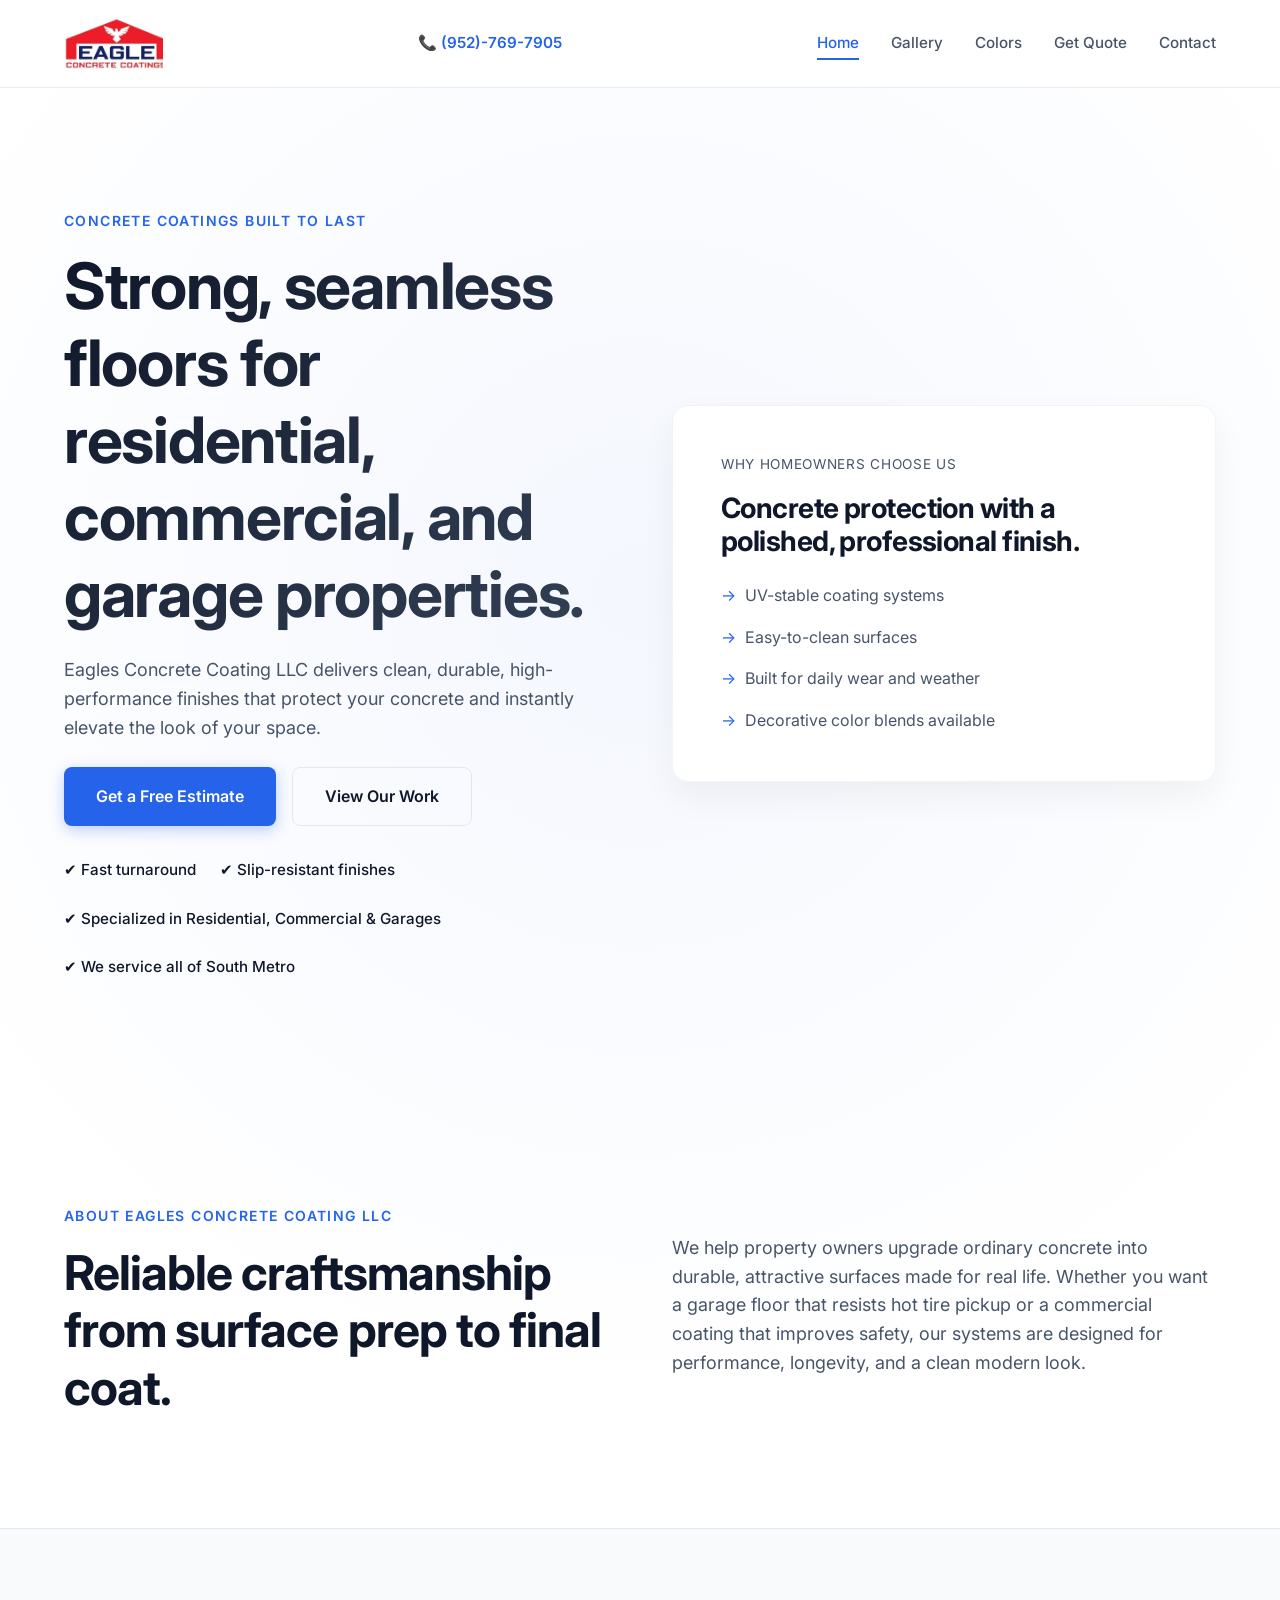
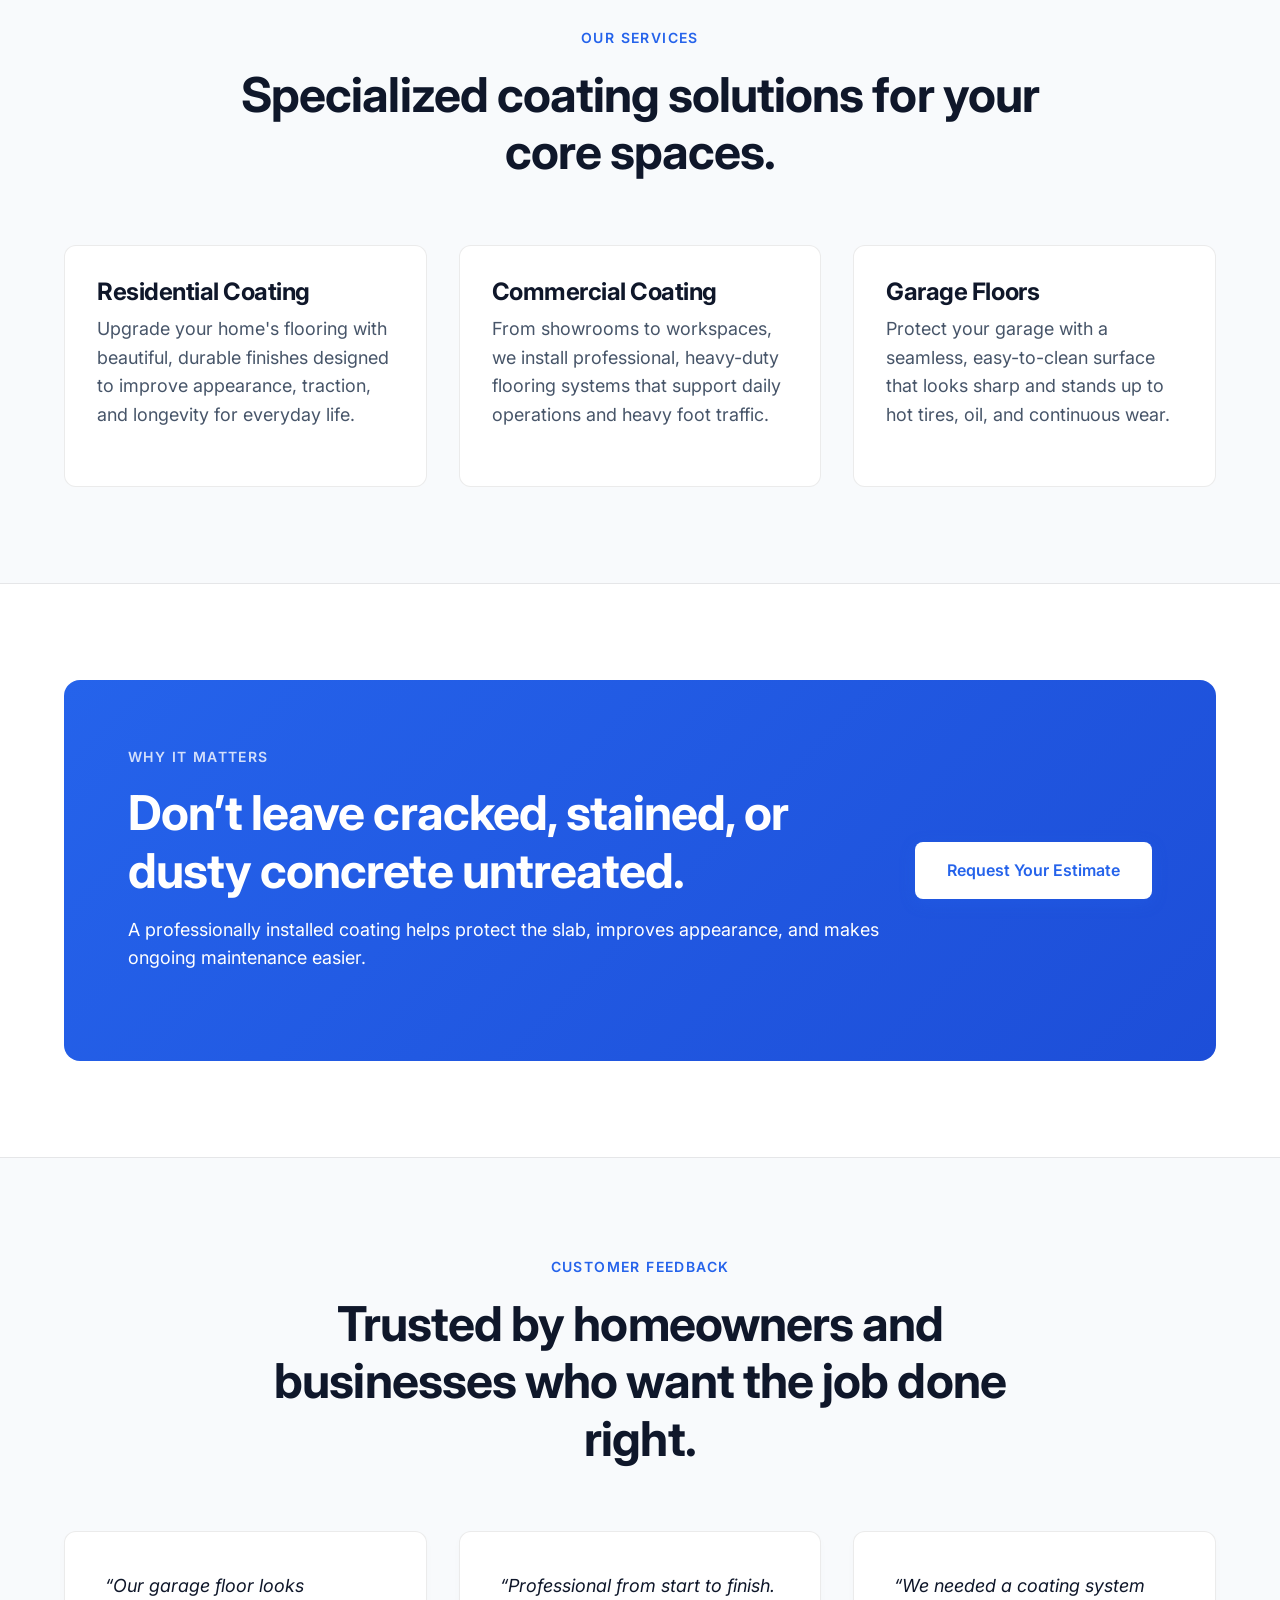
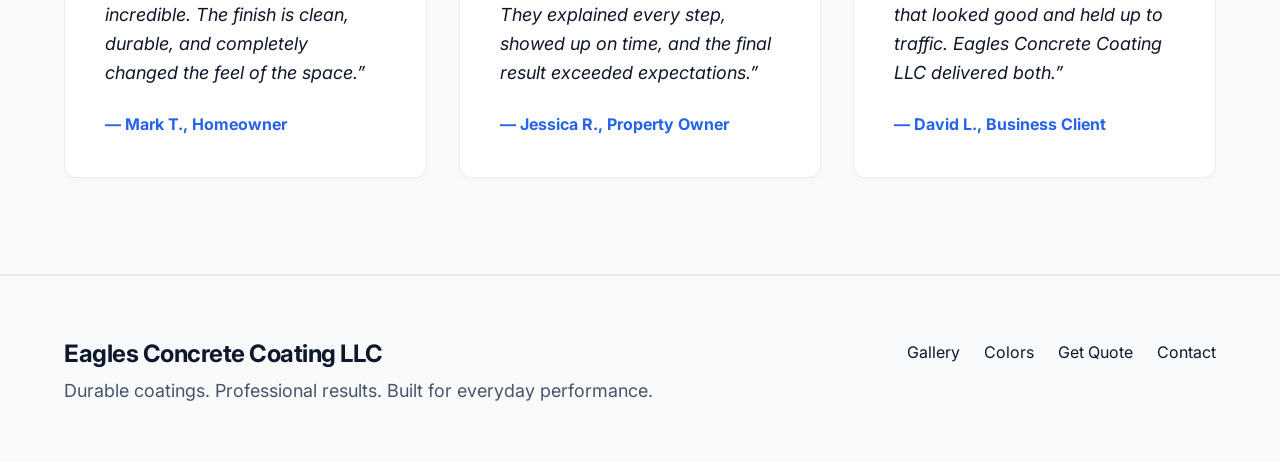
<file: index.html>
<!DOCTYPE html>
<html lang="en">
<head>
  <meta charset="UTF-8" />
  <meta name="viewport" content="width=device-width, initial-scale=1.0" />
  <meta name="description" content="Eagles Concrete Coating LLC provides durable, attractive concrete coating solutions for garages, residential and commercial spaces." />
  <title>Eagles Concrete Coating LLC | Durable Floors. Clean Finish.</title>
  <link rel="preconnect" href="https://fonts.googleapis.com">
  <link rel="preconnect" href="https://fonts.gstatic.com" crossorigin>
  <link href="https://fonts.googleapis.com/css2?family=Inter:wght@400;500;600;700;800&display=swap" rel="stylesheet">
  <link rel="stylesheet" href="style.css" />
</head>
<body>
  <header class="site-header">
    <div class="container nav-wrap">
      <a href="index.html" class="logo">
        <img src="pop.png" alt="Eagles Concrete Coating LLC" class="site-logo">
      </a>
      <a href="tel:9527697905" class="header-phone">📞 (952)-769-7905</a>
      <button class="nav-toggle" aria-label="Open navigation" aria-expanded="false">☰</button>
      <nav class="site-nav">
        <a href="index.html" class="active">Home</a>
        <a href="gallery.html">Gallery</a>
        <a href="colors.html">Colors</a>
        <a href="quote.html">Get Quote</a>
        <a href="contact.html">Contact</a>
      </nav>
    </div>
  </header>

  <main>
    <section class="hero">
      <div class="container hero-grid">
        <div class="hero-copy">
          <span class="eyebrow">Concrete coatings built to last</span>
          <h1>Strong, seamless floors for residential, commercial, and garage properties.</h1>
          <p>
            Eagles Concrete Coating LLC delivers clean, durable, high-performance finishes that protect your concrete and instantly elevate the look of your space.
          </p>
          <div class="hero-actions">
            <a href="quote.html" class="btn btn-primary">Get a Free Estimate</a>
            <a href="gallery.html" class="btn btn-secondary">View Our Work</a>
          </div>
          <div class="hero-points">
            <span>✔ Fast turnaround</span>
            <span>✔ Slip-resistant finishes</span>
            <span>✔ Specialized in Residential, Commercial & Garages</span>
            <span>✔ We service all of South Metro</span>
          </div>
        </div>
        <div class="hero-card">
          <div class="hero-card-inner">
            <p class="mini-label">Why homeowners choose us</p>
            <h2>Concrete protection with a polished, professional finish.</h2>
            <ul>
              <li>UV-stable coating systems</li>
              <li>Easy-to-clean surfaces</li>
              <li>Built for daily wear and weather</li>
              <li>Decorative color blends available</li>
            </ul>
          </div>
        </div>
      </div>
    </section>

    <section class="section">
      <div class="container two-col">
        <div>
          <span class="section-tag">About Eagles Concrete Coating LLC</span>
          <h2>Reliable craftsmanship from surface prep to final coat.</h2>
        </div>
        <div>
          <p>
            We help property owners upgrade ordinary concrete into durable, attractive surfaces made for real life. Whether you want a garage floor that resists hot tire pickup or a commercial coating that improves safety, our systems are designed for performance, longevity, and a clean modern look.
          </p>
        </div>
      </div>
    </section>

    <section class="section section-muted">
      <div class="container">
        <div class="section-heading">
          <span class="section-tag">Our services</span>
          <h2>Specialized coating solutions for your core spaces.</h2>
        </div>
        <div class="card-grid">
          <article class="service-card">
            <h3>Residential Coating</h3>
            <p>Upgrade your home's flooring with beautiful, durable finishes designed to improve appearance, traction, and longevity for everyday life.</p>
          </article>
          <article class="service-card">
            <h3>Commercial Coating</h3>
            <p>From showrooms to workspaces, we install professional, heavy-duty flooring systems that support daily operations and heavy foot traffic.</p>
          </article>
          <article class="service-card">
            <h3>Garage Floors</h3>
            <p>Protect your garage with a seamless, easy-to-clean surface that looks sharp and stands up to hot tires, oil, and continuous wear.</p>
          </article>
        </div>
      </div>
    </section>

    <section class="section">
      <div class="container cta-panel">
        <div>
          <span class="section-tag">Why it matters</span>
          <h2>Don’t leave cracked, stained, or dusty concrete untreated.</h2>
          <p>A professionally installed coating helps protect the slab, improves appearance, and makes ongoing maintenance easier.</p>
        </div>
        <a href="quote.html" class="btn btn-primary">Request Your Estimate</a>
      </div>
    </section>

    <section class="section section-muted">
      <div class="container">
        <div class="section-heading">
          <span class="section-tag">Customer feedback</span>
          <h2>Trusted by homeowners and businesses who want the job done right.</h2>
        </div>
        <div class="testimonial-grid">
          <article class="testimonial-card">
            <p>“Our garage floor looks incredible. The finish is clean, durable, and completely changed the feel of the space.”</p>
            <strong>— Mark T., Homeowner</strong>
          </article>
          <article class="testimonial-card">
            <p>“Professional from start to finish. They explained every step, showed up on time, and the final result exceeded expectations.”</p>
            <strong>— Jessica R., Property Owner</strong>
          </article>
          <article class="testimonial-card">
            <p>“We needed a coating system that looked good and held up to traffic. Eagles Concrete Coating LLC delivered both.”</p>
            <strong>— David L., Business Client</strong>
          </article>
        </div>
      </div>
    </section>
  </main>

  <footer class="site-footer">
    <div class="container footer-wrap">
      <div>
        <h3>Eagles Concrete Coating LLC</h3>
        <p>Durable coatings. Professional results. Built for everyday performance.</p>
      </div>
      <div class="footer-links">
        <a href="gallery.html">Gallery</a>
        <a href="colors.html">Colors</a>
        <a href="quote.html">Get Quote</a>
        <a href="contact.html">Contact</a>
      </div>
    </div>
  </footer>

  <script src="script.js"></script>
</body>
</html>
</file>
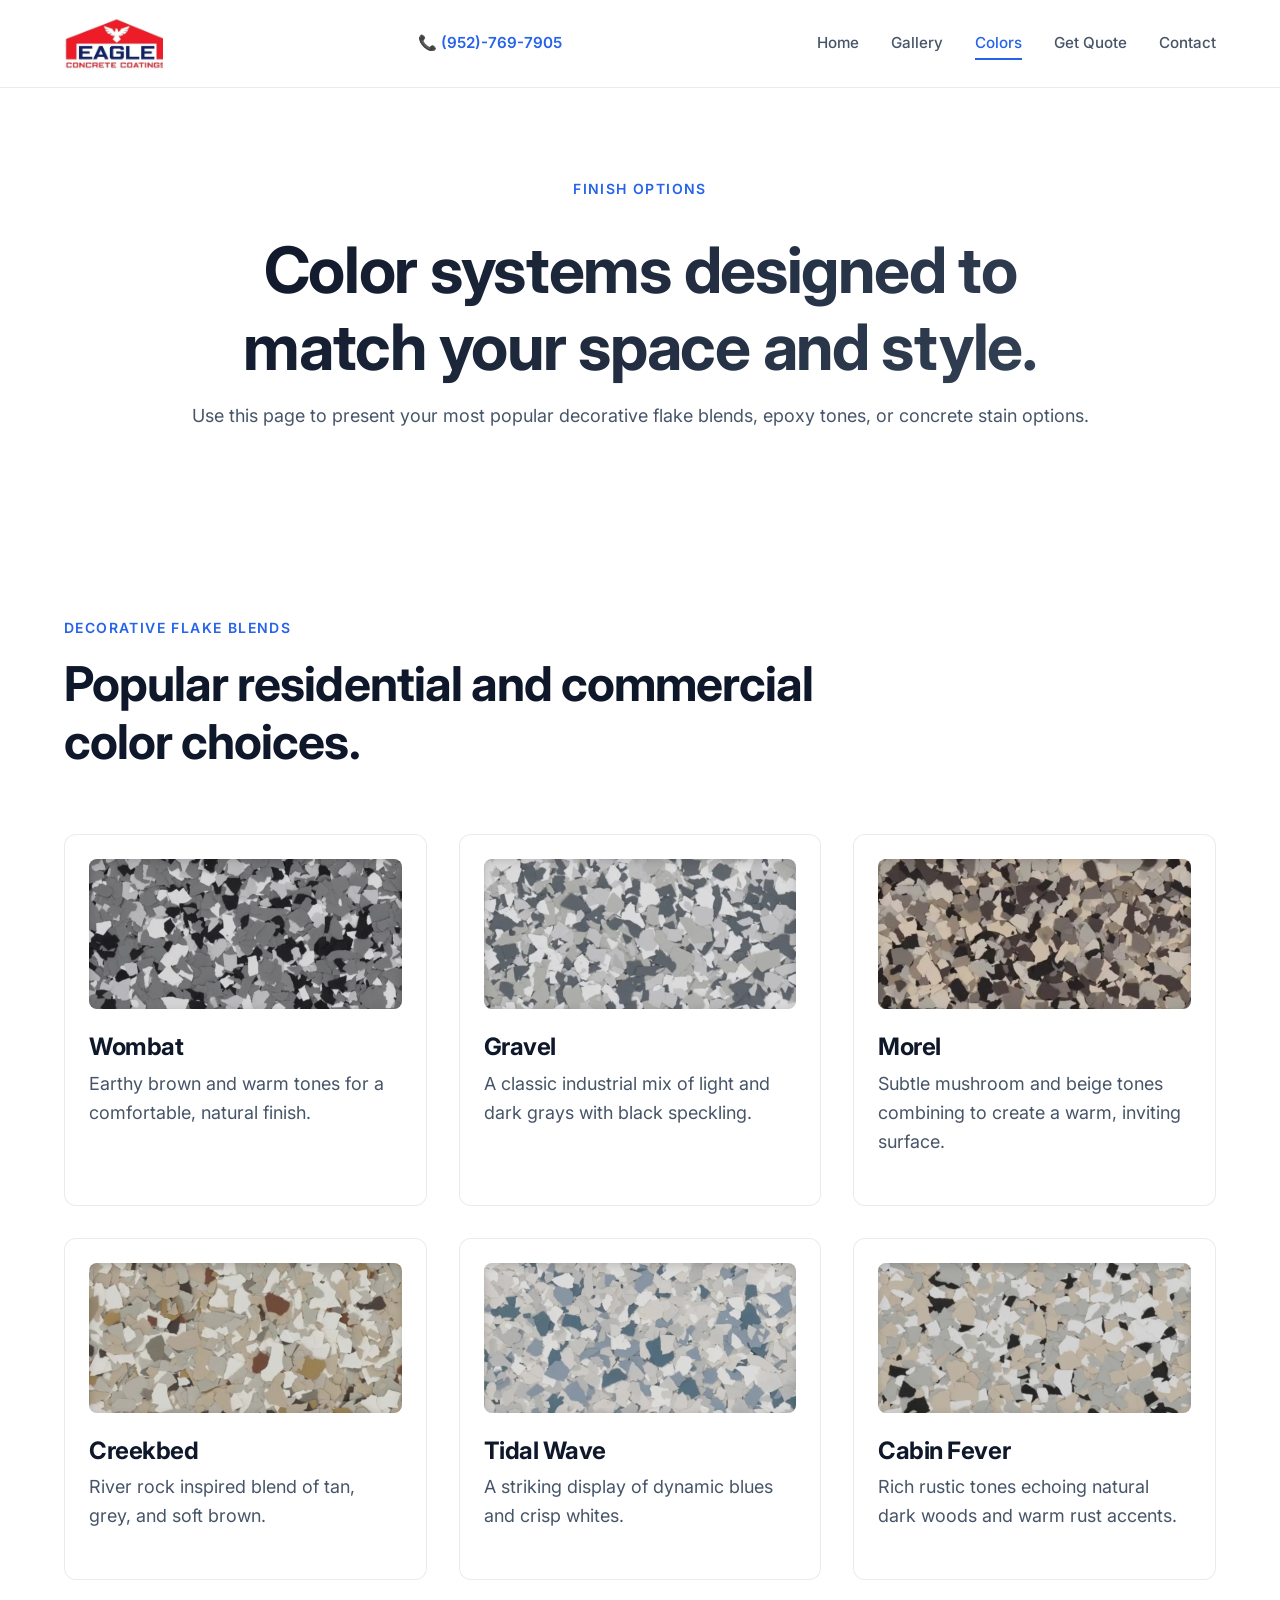
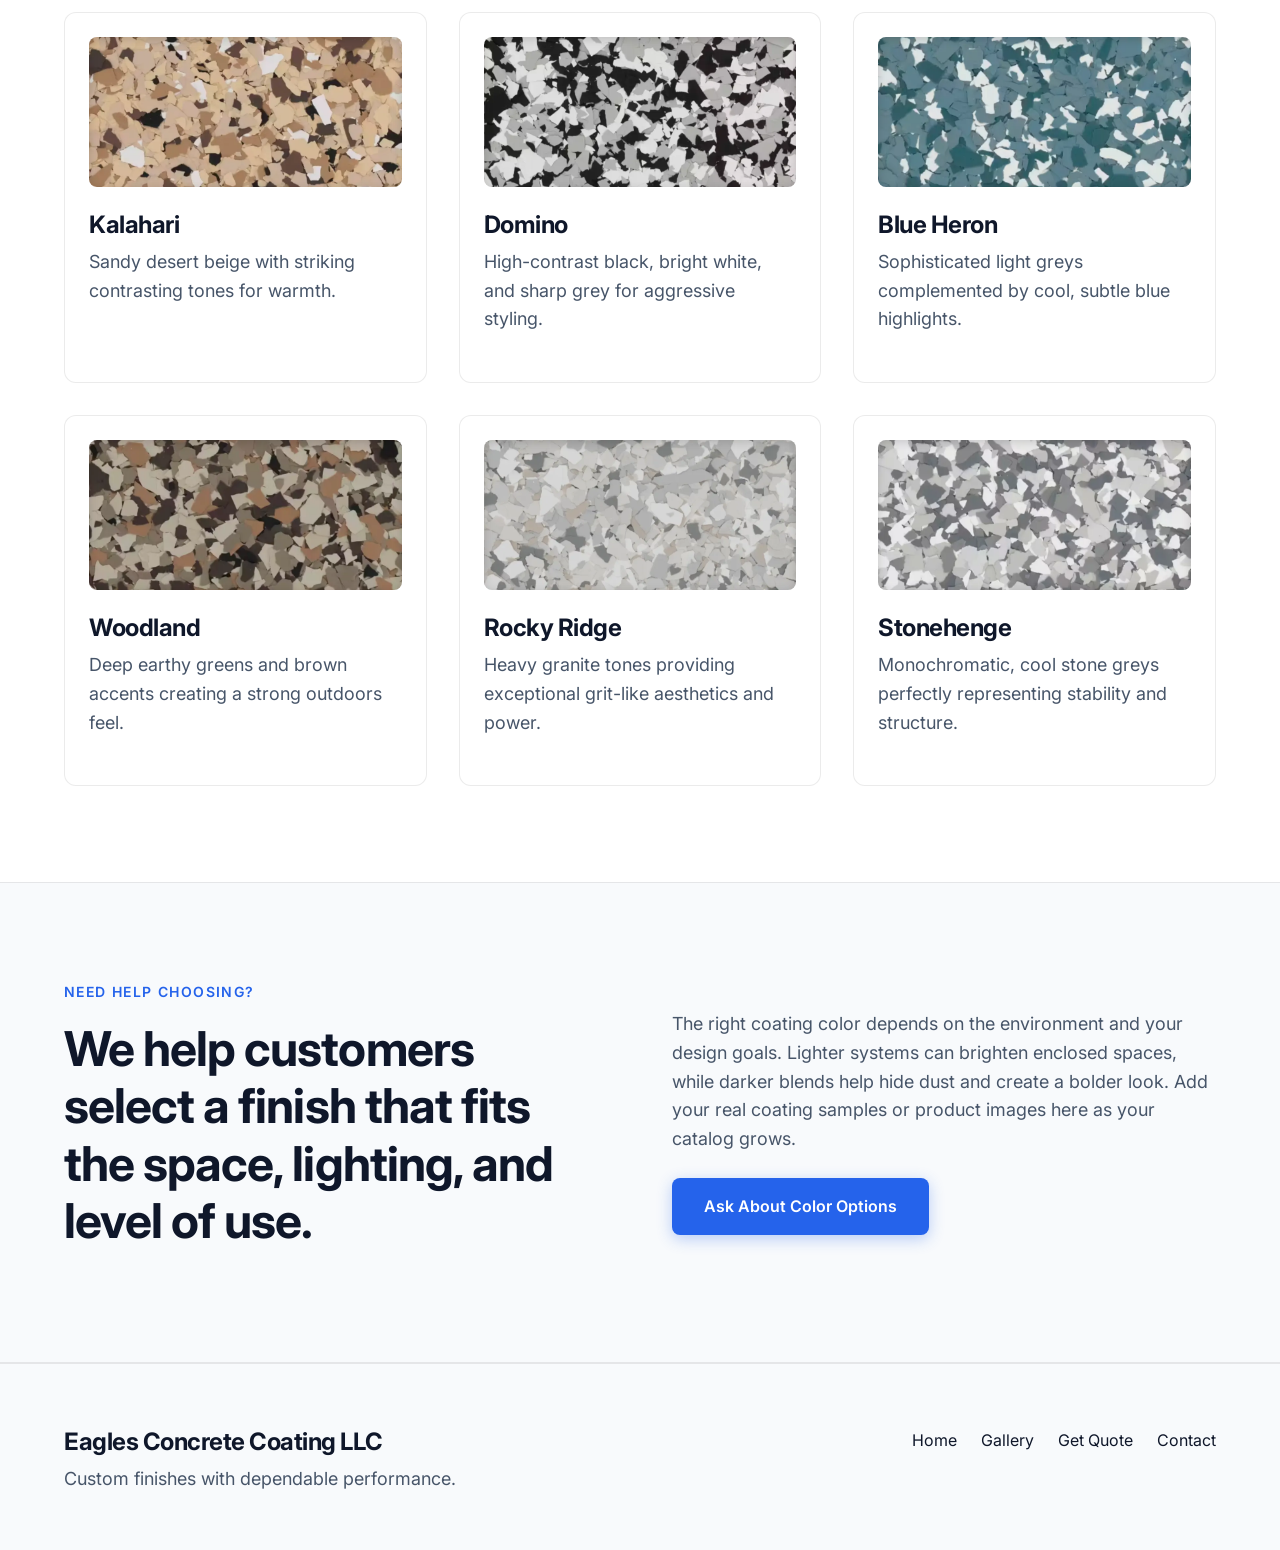
<file: colors.html>
<!DOCTYPE html>
<html lang="en">
<head>
  <meta charset="UTF-8" />
  <meta name="viewport" content="width=device-width, initial-scale=1.0" />
  <meta name="description" content="Explore flake, epoxy, and stain color options from Eagles Concrete Coating LLC." />
  <title>Colors Offered | Eagles Concrete Coating LLC</title>
  <link rel="preconnect" href="https://fonts.googleapis.com">
  <link rel="preconnect" href="https://fonts.gstatic.com" crossorigin>
  <link href="https://fonts.googleapis.com/css2?family=Inter:wght@400;500;600;700;800&display=swap" rel="stylesheet">
  <link rel="stylesheet" href="style.css" />
</head>
<body>
  <header class="site-header">
    <div class="container nav-wrap">
      <a href="index.html" class="logo">
        <img src="pop.png" alt="Eagles Concrete Coating LLC" class="site-logo">
      </a>
      <a href="tel:9527697905" class="header-phone">📞 (952)-769-7905</a>
      <button class="nav-toggle" aria-label="Open navigation" aria-expanded="false">☰</button>
      <nav class="site-nav">
        <a href="index.html">Home</a>
        <a href="gallery.html">Gallery</a>
        <a href="colors.html" class="active">Colors</a>
        <a href="quote.html">Get Quote</a>
        <a href="contact.html">Contact</a>
      </nav>
    </div>
  </header>

  <main>
    <section class="page-hero compact-hero">
      <div class="container">
        <span class="eyebrow">Finish options</span>
        <h1>Color systems designed to match your space and style.</h1>
        <p>Use this page to present your most popular decorative flake blends, epoxy tones, or concrete stain options.</p>
      </div>
    </section>

    <section class="section">
      <div class="container">
        <div class="section-heading left-align">
          <span class="section-tag">Decorative flake blends</span>
          <h2>Popular residential and commercial color choices.</h2>
        </div>
        <div class="color-grid">
          <article class="color-card">
            <div class="swatch blend-1"></div>
            <h3>Wombat</h3>
            <p>Earthy brown and warm tones for a comfortable, natural finish.</p>
          </article>
          <article class="color-card">
            <div class="swatch blend-2"></div>
            <h3>Gravel</h3>
            <p>A classic industrial mix of light and dark grays with black speckling.</p>
          </article>
          <article class="color-card">
            <div class="swatch blend-3"></div>
            <h3>Morel</h3>
            <p>Subtle mushroom and beige tones combining to create a warm, inviting surface.</p>
          </article>
          <article class="color-card">
            <div class="swatch blend-4"></div>
            <h3>Creekbed</h3>
            <p>River rock inspired blend of tan, grey, and soft brown.</p>
          </article>
          <article class="color-card">
            <div class="swatch blend-5"></div>
            <h3>Tidal Wave</h3>
            <p>A striking display of dynamic blues and crisp whites.</p>
          </article>
          <article class="color-card">
            <div class="swatch blend-6"></div>
            <h3>Cabin Fever</h3>
            <p>Rich rustic tones echoing natural dark woods and warm rust accents.</p>
          </article>
          <article class="color-card">
            <div class="swatch blend-7"></div>
            <h3>Kalahari</h3>
            <p>Sandy desert beige with striking contrasting tones for warmth.</p>
          </article>
          <article class="color-card">
            <div class="swatch blend-8"></div>
            <h3>Domino</h3>
            <p>High-contrast black, bright white, and sharp grey for aggressive styling.</p>
          </article>
          <article class="color-card">
            <div class="swatch blend-9"></div>
            <h3>Blue Heron</h3>
            <p>Sophisticated light greys complemented by cool, subtle blue highlights.</p>
          </article>
          <article class="color-card">
            <div class="swatch blend-10"></div>
            <h3>Woodland</h3>
            <p>Deep earthy greens and brown accents creating a strong outdoors feel.</p>
          </article>
          <article class="color-card">
            <div class="swatch blend-11"></div>
            <h3>Rocky Ridge</h3>
            <p>Heavy granite tones providing exceptional grit-like aesthetics and power.</p>
          </article>
          <article class="color-card">
            <div class="swatch blend-12"></div>
            <h3>Stonehenge</h3>
            <p>Monochromatic, cool stone greys perfectly representing stability and structure.</p>
          </article>
        </div>
      </div>
    </section>

    <section class="section section-muted">
      <div class="container two-col">
        <div>
          <span class="section-tag">Need help choosing?</span>
          <h2>We help customers select a finish that fits the space, lighting, and level of use.</h2>
        </div>
        <div>
          <p>
            The right coating color depends on the environment and your design goals. Lighter systems can brighten enclosed spaces, while darker blends help hide dust and create a bolder look. Add your real coating samples or product images here as your catalog grows.
          </p>
          <a href="quote.html" class="btn btn-primary">Ask About Color Options</a>
        </div>
      </div>
    </section>
  </main>

  <footer class="site-footer">
    <div class="container footer-wrap">
      <div>
        <h3>Eagles Concrete Coating LLC</h3>
        <p>Custom finishes with dependable performance.</p>
      </div>
      <div class="footer-links">
        <a href="index.html">Home</a>
        <a href="gallery.html">Gallery</a>
        <a href="quote.html">Get Quote</a>
        <a href="contact.html">Contact</a>
      </div>
    </div>
  </footer>

  <script src="script.js"></script>
</body>
</html>
</file>
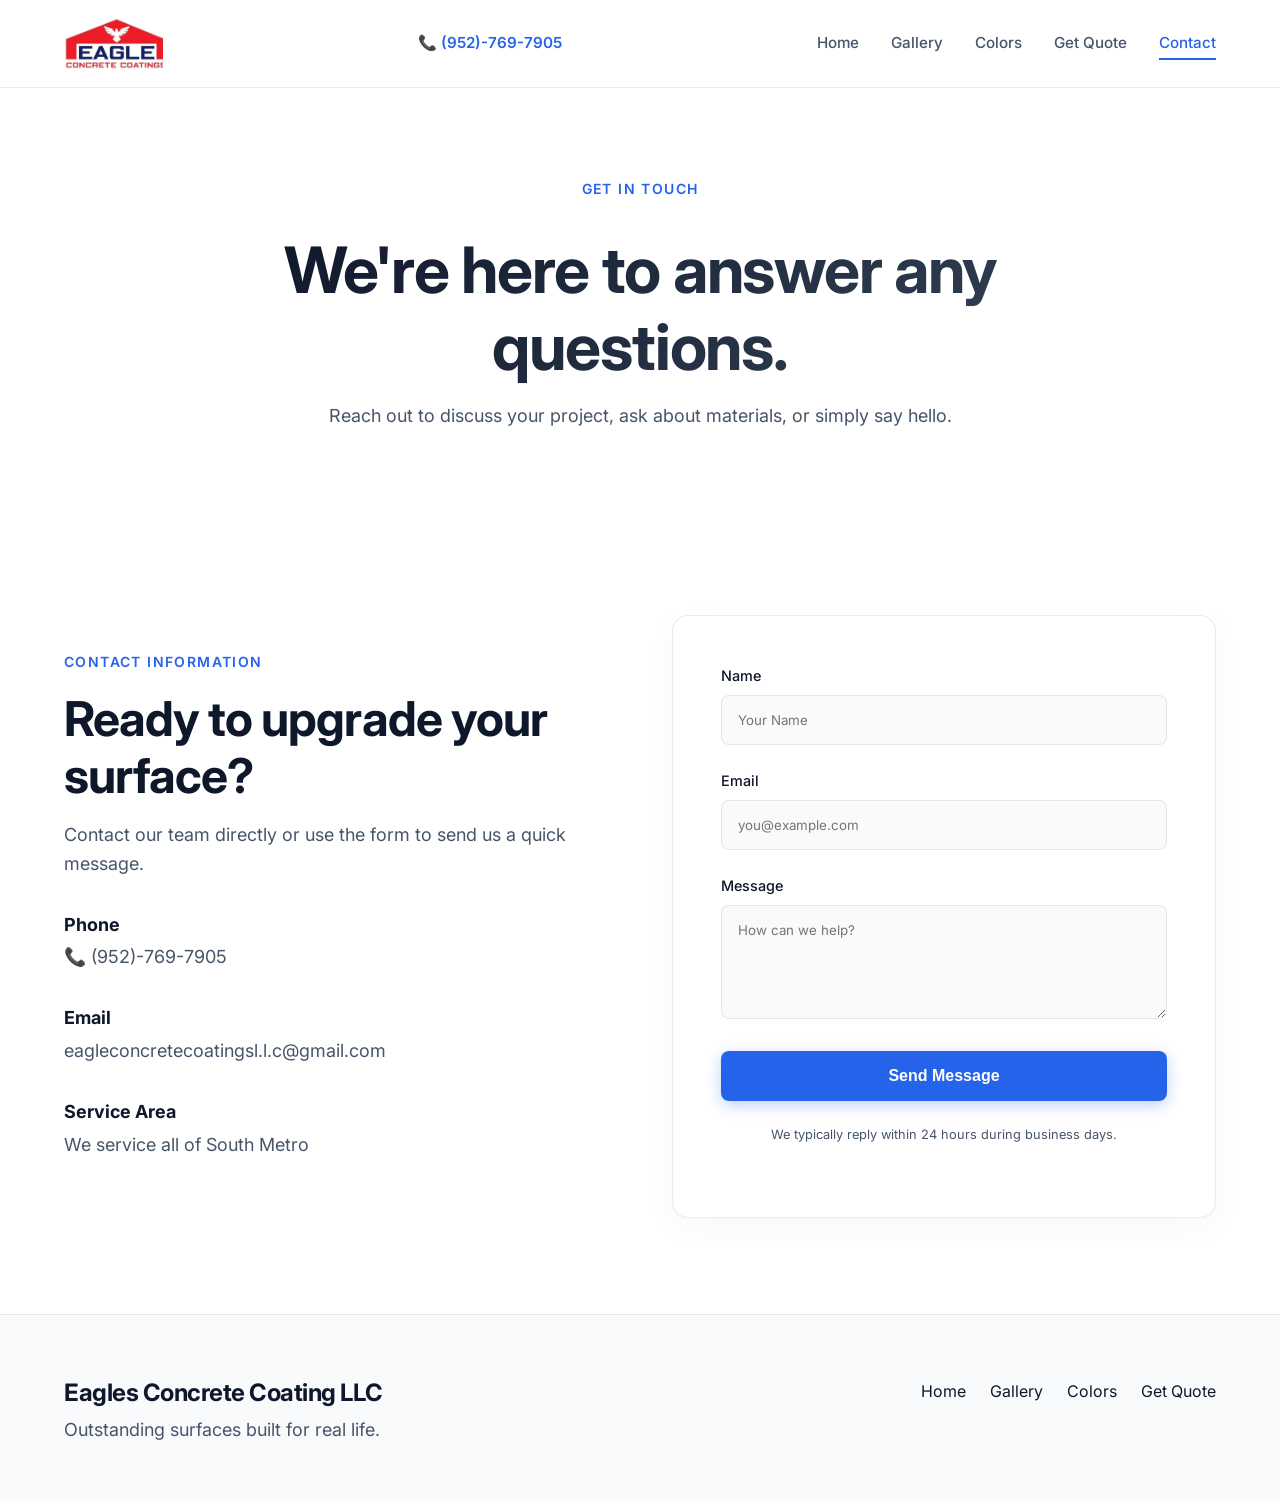
<file: contact.html>
<!DOCTYPE html>
<html lang="en">
<head>
  <meta charset="UTF-8" />
  <meta name="viewport" content="width=device-width, initial-scale=1.0" />
  <meta name="description" content="Contact Eagles Concrete Coating LLC. We are ready to handle your next flooring project." />
  <title>Contact Us | Eagles Concrete Coating LLC</title>
  <link rel="preconnect" href="https://fonts.googleapis.com">
  <link rel="preconnect" href="https://fonts.gstatic.com" crossorigin>
  <link href="https://fonts.googleapis.com/css2?family=Inter:wght@400;500;600;700;800&display=swap" rel="stylesheet">
  <link rel="stylesheet" href="style.css" />
</head>
<body>
  <header class="site-header">
    <div class="container nav-wrap">
      <a href="index.html" class="logo">
        <img src="pop.png" alt="Eagles Concrete Coating LLC" class="site-logo">
      </a>
      <a href="tel:9527697905" class="header-phone">📞 (952)-769-7905</a>
      <button class="nav-toggle" aria-label="Open navigation" aria-expanded="false">☰</button>
      <nav class="site-nav">
        <a href="index.html">Home</a>
        <a href="gallery.html">Gallery</a>
        <a href="colors.html">Colors</a>
        <a href="quote.html">Get Quote</a>
        <a href="contact.html" class="active">Contact</a>
      </nav>
    </div>
  </header>

  <main>
    <section class="page-hero compact-hero">
      <div class="container">
        <span class="eyebrow">Get in touch</span>
        <h1>We're here to answer any questions.</h1>
        <p>Reach out to discuss your project, ask about materials, or simply say hello.</p>
      </div>
    </section>

    <section class="section">
      <div class="container two-col">
        <div class="contact-info">
          <span class="section-tag">Contact Information</span>
          <h2>Ready to upgrade your surface?</h2>
          <p>Contact our team directly or use the form to send us a quick message.</p>
          <div class="info-block">
            <strong>Phone</strong>
            <p>📞 (952)-769-7905</p>
          </div>
          <div class="info-block">
            <strong>Email</strong>
            <p>eagleconcretecoatingsl.l.c@gmail.com</p>
          </div>
          <div class="info-block">
            <strong>Service Area</strong>
            <p>We service all of South Metro</p>
          </div>
        </div>

        <form class="form-card" action="https://formspree.io/f/your-form-id" method="POST">
          <div class="form-row">
            <label for="name">Name</label>
            <input type="text" id="name" name="name" placeholder="Your Name" required>
          </div>
          <div class="form-row">
            <label for="email">Email</label>
            <input type="email" id="email" name="email" placeholder="you@example.com" required>
          </div>
          <div class="form-row">
            <label for="message">Message</label>
            <textarea id="message" name="message" rows="5" placeholder="How can we help?" required></textarea>
          </div>
          <button type="submit" class="btn btn-primary btn-full">Send Message</button>
          <p class="form-note">We typically reply within 24 hours during business days.</p>
        </form>
      </div>
    </section>
  </main>

  <footer class="site-footer">
    <div class="container footer-wrap">
      <div>
        <h3>Eagles Concrete Coating LLC</h3>
        <p>Outstanding surfaces built for real life.</p>
      </div>
      <div class="footer-links">
        <a href="index.html">Home</a>
        <a href="gallery.html">Gallery</a>
        <a href="colors.html">Colors</a>
        <a href="quote.html">Get Quote</a>
      </div>
    </div>
  </footer>

  <script src="script.js"></script>
</body>
</html>
</file>
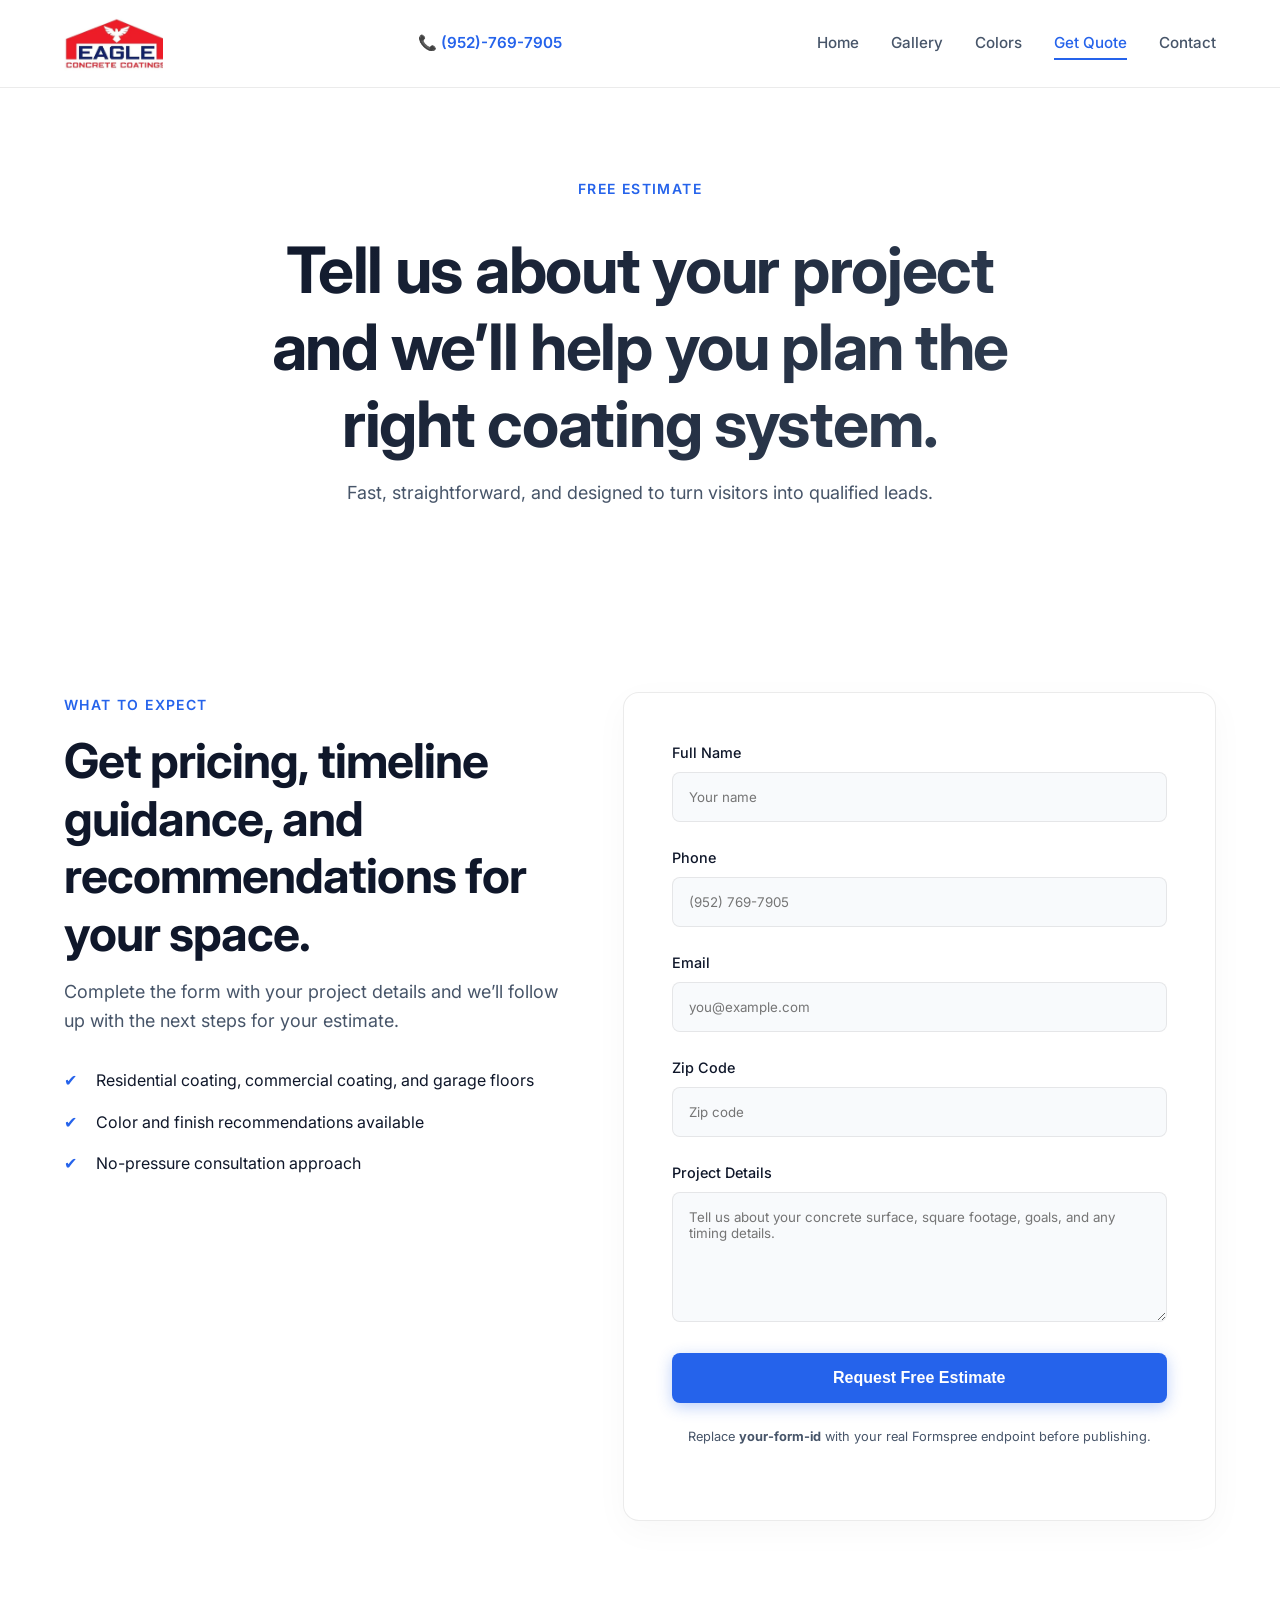
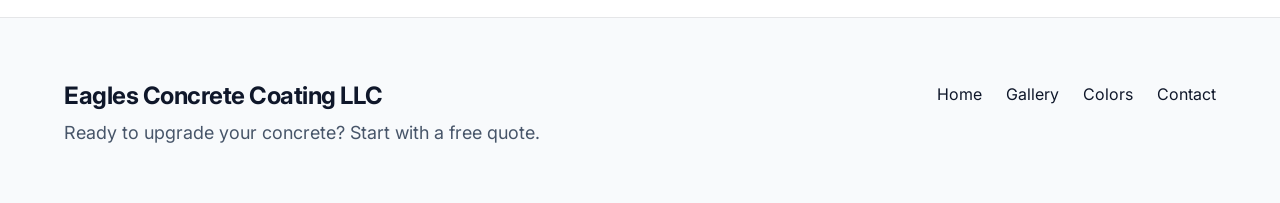
<file: quote.html>
<!DOCTYPE html>
<html lang="en">
<head>
  <meta charset="UTF-8" />
  <meta name="viewport" content="width=device-width, initial-scale=1.0" />
  <meta name="description" content="Request a free estimate from Eagles Concrete Coating LLC." />
  <title>Get a Quote | Eagles Concrete Coating LLC</title>
  <link rel="preconnect" href="https://fonts.googleapis.com">
  <link rel="preconnect" href="https://fonts.gstatic.com" crossorigin>
  <link href="https://fonts.googleapis.com/css2?family=Inter:wght@400;500;600;700;800&display=swap" rel="stylesheet">
  <link rel="stylesheet" href="style.css" />
</head>
<body>
  <header class="site-header">
    <div class="container nav-wrap">
      <a href="index.html" class="logo">
        <img src="pop.png" alt="Eagles Concrete Coating LLC" class="site-logo">
      </a>
      <a href="tel:9527697905" class="header-phone">📞 (952)-769-7905</a>
      <button class="nav-toggle" aria-label="Open navigation" aria-expanded="false">☰</button>
      <nav class="site-nav">
        <a href="index.html">Home</a>
        <a href="gallery.html">Gallery</a>
        <a href="colors.html">Colors</a>
        <a href="quote.html" class="active">Get Quote</a>
        <a href="contact.html">Contact</a>
      </nav>
    </div>
  </header>

  <main>
    <section class="page-hero compact-hero">
      <div class="container">
        <span class="eyebrow">Free estimate</span>
        <h1>Tell us about your project and we’ll help you plan the right coating system.</h1>
        <p>Fast, straightforward, and designed to turn visitors into qualified leads.</p>
      </div>
    </section>

    <section class="section">
      <div class="container form-layout">
        <div class="form-copy">
          <span class="section-tag">What to expect</span>
          <h2>Get pricing, timeline guidance, and recommendations for your space.</h2>
          <p>Complete the form with your project details and we’ll follow up with the next steps for your estimate.</p>
          <ul class="check-list">
            <li>Residential coating, commercial coating, and garage floors</li>
            <li>Color and finish recommendations available</li>
            <li>No-pressure consultation approach</li>
          </ul>
        </div>

        <form class="form-card" action="https://formspree.io/f/your-form-id" method="POST">
          <div class="form-row">
            <label for="name">Full Name</label>
            <input type="text" id="name" name="name" placeholder="Your name" required>
          </div>
          <div class="form-row">
            <label for="phone">Phone</label>
            <input type="tel" id="phone" name="phone" placeholder="(952) 769-7905" required>
          </div>
          <div class="form-row">
            <label for="email">Email</label>
            <input type="email" id="email" name="email" placeholder="you@example.com" required>
          </div>
          <div class="form-row">
            <label for="zip">Zip Code</label>
            <input type="text" id="zip" name="zip_code" placeholder="Zip code" required>
          </div>
          <div class="form-row">
            <label for="details">Project Details</label>
            <textarea id="details" name="project_details" rows="6" placeholder="Tell us about your concrete surface, square footage, goals, and any timing details." required></textarea>
          </div>
          <input type="hidden" name="_subject" value="New Eagles Concrete Coating LLC Estimate Request">
          <button type="submit" class="btn btn-primary btn-full">Request Free Estimate</button>
          <p class="form-note">Replace <strong>your-form-id</strong> with your real Formspree endpoint before publishing.</p>
        </form>
      </div>
    </section>
  </main>

  <footer class="site-footer">
    <div class="container footer-wrap">
      <div>
        <h3>Eagles Concrete Coating LLC</h3>
        <p>Ready to upgrade your concrete? Start with a free quote.</p>
      </div>
      <div class="footer-links">
        <a href="index.html">Home</a>
        <a href="gallery.html">Gallery</a>
        <a href="colors.html">Colors</a>
        <a href="contact.html">Contact</a>
      </div>
    </div>
  </footer>

  <script src="script.js"></script>
</body>
</html>
</file>
<file: style.css>
:root {
  --bg-primary: #ffffff;
  --bg-secondary: #f8fafc;
  --bg-glass: rgba(255, 255, 255, 0.85);
  --bg-overlay: rgba(0, 0, 0, 0.95);
  
  --text-primary: #0f172a;
  --text-secondary: #475569;
  
  --brand-color: #2563eb; /* Premium vivid blue */
  --brand-hover: #1d4ed8;
  --brand-glow: rgba(37, 99, 235, 0.3);
  
  --border-color: rgba(0, 0, 0, 0.08);
  --radius-lg: 16px;
  --radius-md: 12px;
  --radius-sm: 8px;
  
  --font-base: 'Inter', sans-serif;
}

* {
  box-sizing: border-box;
  margin: 0;
  padding: 0;
}

html {
  scroll-behavior: smooth;
}

body {
  font-family: var(--font-base);
  background-color: var(--bg-primary);
  color: var(--text-primary);
  line-height: 1.6;
  overflow-x: hidden;
}

img {
  max-width: 100%;
  display: block;
}

a {
  text-decoration: none;
  color: inherit;
  transition: all 0.3s ease;
}

/* Typography */
h1, h2, h3, h4 {
  font-weight: 700;
  line-height: 1.2;
  letter-spacing: -0.02em;
}

h1 {
  font-size: clamp(2.5rem, 5vw, 4rem);
  margin-bottom: 1.5rem;
  background: linear-gradient(135deg, #0f172a 0%, #334155 100%);
  -webkit-background-clip: text;
  -webkit-text-fill-color: transparent;
}

h2 {
  font-size: clamp(2rem, 4vw, 3rem);
  margin-bottom: 1rem;
}

h3 {
  font-size: 1.5rem;
  margin-bottom: 0.5rem;
}

p {
  color: var(--text-secondary);
  font-size: 1.125rem;
  margin-bottom: 1.5rem;
}

.eyebrow, .section-tag {
  display: inline-block;
  font-size: 0.875rem;
  font-weight: 600;
  text-transform: uppercase;
  letter-spacing: 0.1em;
  color: var(--brand-color);
  margin-bottom: 1rem;
}

/* Layout */
.container {
  width: 90%;
  max-width: 1200px;
  margin: 0 auto;
}

.section {
  padding: 6rem 0;
}

.section-muted {
  background-color: var(--bg-secondary);
  border-top: 1px solid var(--border-color);
  border-bottom: 1px solid var(--border-color);
}

.section-heading {
  text-align: center;
  max-width: 800px;
  margin: 0 auto 4rem;
}

.section-heading.left-align {
  text-align: left;
  margin-left: 0;
}

.two-col {
  display: grid;
  grid-template-columns: 1fr 1fr;
  gap: 4rem;
  align-items: center;
}

@media (max-width: 768px) {
  .two-col {
    grid-template-columns: 1fr;
    gap: 2rem;
  }
}

/* Buttons */
.btn {
  display: inline-flex;
  align-items: center;
  justify-content: center;
  padding: 1rem 2rem;
  font-weight: 600;
  border-radius: var(--radius-sm);
  cursor: pointer;
  border: none;
  font-size: 1rem;
}

.btn-primary {
  background-color: var(--brand-color);
  color: #fff;
  box-shadow: 0 4px 15px var(--brand-glow);
}

.btn-primary:hover {
  background-color: var(--brand-hover);
  transform: translateY(-2px);
  box-shadow: 0 6px 20px rgba(37, 99, 235, 0.4);
}

.btn-secondary {
  background-color: transparent;
  color: var(--text-primary);
  border: 1px solid var(--border-color);
}

.btn-secondary:hover {
  background-color: var(--bg-secondary);
  border-color: var(--text-secondary);
}

.btn-full {
  width: 100%;
}

/* Header */
.site-header {
  position: fixed;
  top: 0;
  left: 0;
  width: 100%;
  z-index: 100;
  background: var(--bg-glass);
  backdrop-filter: blur(12px);
  border-bottom: 1px solid var(--border-color);
  padding: 1rem 0;
}

.nav-wrap {
  display: flex;
  align-items: center;
  justify-content: space-between;
  flex-wrap: wrap;
}

.logo {
  display: flex;
  align-items: center;
  gap: 0.75rem;
}

.site-logo {
  height: 55px; /* Perfect height for the sticky header */
  width: auto;
  object-fit: contain;
  transition: transform 0.3s ease;
}

.site-logo:hover {
  transform: scale(1.02);
}

.header-phone {
  font-weight: 600;
  color: var(--brand-color);
  font-size: 0.95rem;
}

.header-phone:hover {
  color: var(--brand-hover);
}

.site-nav {
  display: flex;
  gap: 2rem;
  align-items: center;
}

.site-nav a {
  font-size: 0.95rem;
  font-weight: 500;
  color: var(--text-secondary);
  position: relative;
}

.site-nav a:hover, .site-nav a.active {
  color: var(--brand-color);
}

.site-nav a::after {
  content: '';
  position: absolute;
  bottom: -4px;
  left: 0;
  width: 0;
  height: 2px;
  background: var(--brand-color);
  transition: width 0.3s ease;
}

.site-nav a:hover::after, .site-nav a.active::after {
  width: 100%;
}

.nav-toggle {
  display: none;
  background: none;
  border: none;
  color: var(--text-primary);
  font-size: 1.5rem;
  cursor: pointer;
}

@media (max-width: 900px) {
  .nav-toggle {
    display: block;
  }
  
  .header-phone {
    display: none;
  }

  .site-nav {
    position: absolute;
    top: 100%;
    left: 0;
    width: 100%;
    flex-direction: column;
    background: #ffffff;
    padding: 2rem 5%;
    gap: 1.5rem;
    border-bottom: 1px solid var(--border-color);
    clip-path: polygon(0 0, 100% 0, 100% 0, 0 0);
    transition: clip-path 0.4s ease-out;
  }
  
  .site-nav.open {
    clip-path: polygon(0 0, 100% 0, 100% 100%, 0 100%);
  }
}

/* Main Spacing */
main {
  padding-top: 80px;
}

/* Hero */
.hero {
  padding: 8rem 0;
  position: relative;
}

.hero::before {
  content: '';
  position: absolute;
  top: -50%;
  left: -50%;
  width: 200%;
  height: 200%;
  background: radial-gradient(circle at center, rgba(37, 99, 235, 0.05) 0%, transparent 50%);
  z-index: -1;
  pointer-events: none;
}

.hero-grid {
  display: grid;
  grid-template-columns: 1fr 1fr;
  gap: 4rem;
  align-items: center;
}

.hero-actions {
  display: flex;
  gap: 1rem;
  margin-bottom: 2rem;
}

.hero-points {
  display: flex;
  flex-wrap: wrap;
  gap: 1.5rem;
  color: var(--text-primary);
  font-size: 0.95rem;
  font-weight: 500;
}

.hero-card {
  background: linear-gradient(145deg, #ffffff 0%, #f1f5f9 100%);
  padding: 1px;
  border-radius: var(--radius-lg);
  position: relative;
  transition: transform 0.3s ease;
  box-shadow: 0 15px 35px rgba(0,0,0,0.05);
}

.hero-card:hover {
  transform: translateY(-5px);
}

.hero-card::before {
  content: '';
  position: absolute;
  inset: 0;
  background: linear-gradient(145deg, rgba(0,0,0,0.05), transparent);
  border-radius: var(--radius-lg);
  z-index: -1;
}

.hero-card-inner {
  background: #ffffff;
  padding: 3rem;
  border-radius: calc(var(--radius-lg) - 1px);
  height: 100%;
}

.mini-label {
  font-size: 0.85rem;
  text-transform: uppercase;
  letter-spacing: 0.05em;
  color: var(--text-secondary);
  margin-bottom: 1rem;
}

.hero-card-inner h2 {
  font-size: 1.75rem;
  margin-bottom: 1.5rem;
}

.hero-card-inner ul {
  list-style: none;
  display: flex;
  flex-direction: column;
  gap: 1rem;
}

.hero-card-inner li {
  position: relative;
  padding-left: 1.5rem;
  color: var(--text-secondary);
}

.hero-card-inner li::before {
  content: '→';
  position: absolute;
  left: 0;
  color: var(--brand-color);
}

@media (max-width: 900px) {
  .hero-grid {
    grid-template-columns: 1fr;
  }
  .hero-actions {
    flex-direction: column;
  }
}

/* Page Hero */
.compact-hero {
  padding: 6rem 0 4rem;
  text-align: center;
}
.compact-hero h1 {
  max-width: 800px;
  margin: 1rem auto;
}

/* Service Cards */
.card-grid {
  display: grid;
  grid-template-columns: repeat(auto-fit, minmax(250px, 1fr));
  gap: 2rem;
}

.service-card {
  background: var(--bg-primary);
  border: 1px solid var(--border-color);
  padding: 2rem;
  border-radius: var(--radius-md);
  transition: transform 0.3s ease, border-color 0.3s ease, box-shadow 0.3s ease;
}

.service-card:hover {
  transform: translateY(-5px);
  border-color: var(--brand-color);
  box-shadow: 0 10px 30px rgba(0,0,0,0.05);
}

/* Grids */
.testimonial-grid, .color-grid {
  display: grid;
  grid-template-columns: repeat(auto-fit, minmax(300px, 1fr));
  gap: 2rem;
}

.testimonial-card {
  background: #ffffff;
  border: 1px solid var(--border-color);
  padding: 2.5rem;
  border-radius: var(--radius-md);
  transition: transform 0.3s ease;
  box-shadow: 0 4px 10px rgba(0,0,0,0.02);
}

.testimonial-card:hover {
  transform: translateY(-4px);
  box-shadow: 0 10px 25px rgba(0,0,0,0.06);
}

.testimonial-card p {
  font-style: italic;
  margin-bottom: 1.5rem;
  color: var(--text-primary);
}

.testimonial-card strong {
  color: var(--brand-color);
}

/* Gallery Options */
.gallery-grid {
  display: grid;
  grid-template-columns: repeat(auto-fit, minmax(350px, 1fr));
  gap: 2rem;
}

.gallery-card {
  background: #ffffff;
  border: 1px solid var(--border-color);
  border-radius: var(--radius-md);
  overflow: hidden;
  transition: transform 0.3s ease, box-shadow 0.3s ease;
}

.gallery-card:hover {
  transform: translateY(-4px);
  box-shadow: 0 15px 30px rgba(0,0,0,0.08);
}

.gallery-card img {
  width: 100%;
  height: 250px;
  object-fit: cover;
  cursor: zoom-in;
  transition: transform 0.5s ease;
}

.gallery-card:hover img {
  transform: scale(1.05);
}

.gallery-card figcaption {
  padding: 1.5rem;
}

.gallery-card figcaption strong {
  display: block;
  font-size: 1.125rem;
  margin-bottom: 0.5rem;
  color: var(--text-primary);
}

.gallery-card figcaption span {
  font-size: 0.95rem;
  color: var(--text-secondary);
}

/* Colored Swatches */
.color-card {
  background: #ffffff;
  border: 1px solid var(--border-color);
  border-radius: var(--radius-md);
  padding: 1.5rem;
  transition: transform 0.3s ease, box-shadow 0.3s ease;
}

.color-card:hover {
  transform: translateY(-5px);
  border-color: var(--brand-color);
  box-shadow: 0 10px 25px rgba(0,0,0,0.05);
}

/* REAL EPOXY CHIP TEXTURE - CLIENT IMAGES */
.swatch {
  width: 100%;
  height: 150px;
  border-radius: var(--radius-sm);
  margin-bottom: 1.5rem;
  background-size: cover;
  background-position: center;
  box-shadow: inset 0 2px 10px rgba(0,0,0,0.15);
}

/* Base Client Images mapped directly */
.blend-1 { background-image: url('wombat.png'); }
.blend-2 { background-image: url('gravel.png'); }
.blend-3 { background-image: url('morel.png'); }
.blend-4 { background-image: url('creekbed.png'); }
.blend-5 { background-image: url('tidal_wave.png'); }
.blend-6 { background-image: url('cabin_fever.png'); }
.blend-7 { background-image: url('kalahari.png'); }
.blend-8 { background-image: url('domino.png'); }
.blend-9 { background-image: url('blue_heron.png'); }
.blend-10 { background-image: url('woodland.png'); }
.blend-11 { background-image: url('rocky_ridge.png'); }
.blend-12 { background-image: url('stonehenge.png'); }


/* Form/Quote */
.form-layout {
  display: grid;
  grid-template-columns: 1fr 1.2fr;
  gap: 4rem;
}

@media (max-width: 900px) {
  .form-layout {
    grid-template-columns: 1fr;
  }
}

.check-list {
  list-style: none;
  margin-top: 2rem;
}

.check-list li {
  position: relative;
  padding-left: 2rem;
  margin-bottom: 1rem;
  color: var(--text-primary);
}

.check-list li::before {
  content: '✔';
  position: absolute;
  left: 0;
  color: var(--brand-color);
}

.form-card {
  background: #ffffff;
  padding: 3rem;
  border-radius: var(--radius-lg);
  border: 1px solid var(--border-color);
  box-shadow: 0 10px 35px rgba(0,0,0,0.03);
}

.form-row {
  margin-bottom: 1.5rem;
}

.form-row label {
  display: block;
  font-size: 0.9rem;
  margin-bottom: 0.5rem;
  color: var(--text-primary);
  font-weight: 500;
}

.form-row input, .form-row textarea {
  width: 100%;
  padding: 1rem;
  background: #f8fafc;
  border: 1px solid var(--border-color);
  border-radius: var(--radius-sm);
  color: var(--text-primary);
  font-family: inherit;
  transition: border-color 0.3s ease, background-color 0.3s ease;
}

.form-row input:focus, .form-row textarea:focus {
  outline: none;
  border-color: var(--brand-color);
  background: #ffffff;
}

.form-note {
  margin-top: 1.5rem;
  font-size: 0.8rem;
  text-align: center;
  color: var(--text-secondary);
}

/* Contact Info specific */
.info-block {
  margin-top: 2rem;
}

.info-block strong {
  display: block;
  color: var(--text-primary);
  font-size: 1.125rem;
  margin-bottom: 0.25rem;
}

/* CTA */
.cta-panel {
  background: linear-gradient(135deg, var(--brand-color), var(--brand-hover));
  padding: 4rem;
  border-radius: var(--radius-lg);
  display: flex;
  align-items: center;
  justify-content: space-between;
  gap: 2rem;
}

.cta-panel h2, .cta-panel p, .cta-panel span {
  color: #fff;
}

.cta-panel .section-tag {
  color: rgba(255,255,255,0.8);
}

.cta-panel .btn {
  background: #fff;
  color: var(--brand-color);
  white-space: nowrap;
}

.cta-panel .btn:hover {
  transform: translateY(-2px);
  box-shadow: 0 10px 25px rgba(0,0,0,0.2);
}

@media (max-width: 900px) {
  .cta-panel {
    flex-direction: column;
    text-align: center;
  }
}

/* Footer */
.site-footer {
  border-top: 1px solid var(--border-color);
  padding: 4rem 0 2rem;
  background: #f8fafc;
}

.footer-wrap {
  display: flex;
  justify-content: space-between;
  align-items: flex-start;
  gap: 2rem;
}

.footer-links {
  display: flex;
  gap: 1.5rem;
  flex-wrap: wrap;
}

@media (max-width: 768px) {
  .footer-wrap {
    flex-direction: column;
  }
}

/* Lightbox overlay - KEEP DARK */
.lightbox {
  position: fixed;
  inset: 0;
  background: var(--bg-overlay);
  z-index: 1000;
  display: flex;
  align-items: center;
  justify-content: center;
  opacity: 0;
  pointer-events: none;
  transition: opacity 0.3s ease;
}

.lightbox.active {
  opacity: 1;
  pointer-events: auto;
}

.lightbox img {
  max-width: 90%;
  max-height: 90vh;
  border-radius: var(--radius-md);
  transform: scale(0.9);
  transition: transform 0.3s ease;
}

.lightbox.active img {
  transform: scale(1);
}

.lightbox-close {
  position: absolute;
  top: 2rem;
  right: 2rem;
  background: none;
  border: none;
  color: #fff;
  font-size: 3rem;
  cursor: pointer;
  line-height: 1;
  transition: color 0.3s;
}

.lightbox-close:hover {
  color: var(--brand-color);
}

/* Interaction animations class */
.fade-in {
  opacity: 0;
  transform: translateY(20px);
  transition: opacity 0.6s ease-out, transform 0.6s ease-out;
}

.fade-in.visible {
  opacity: 1;
  transform: translateY(0);
}
</file>
